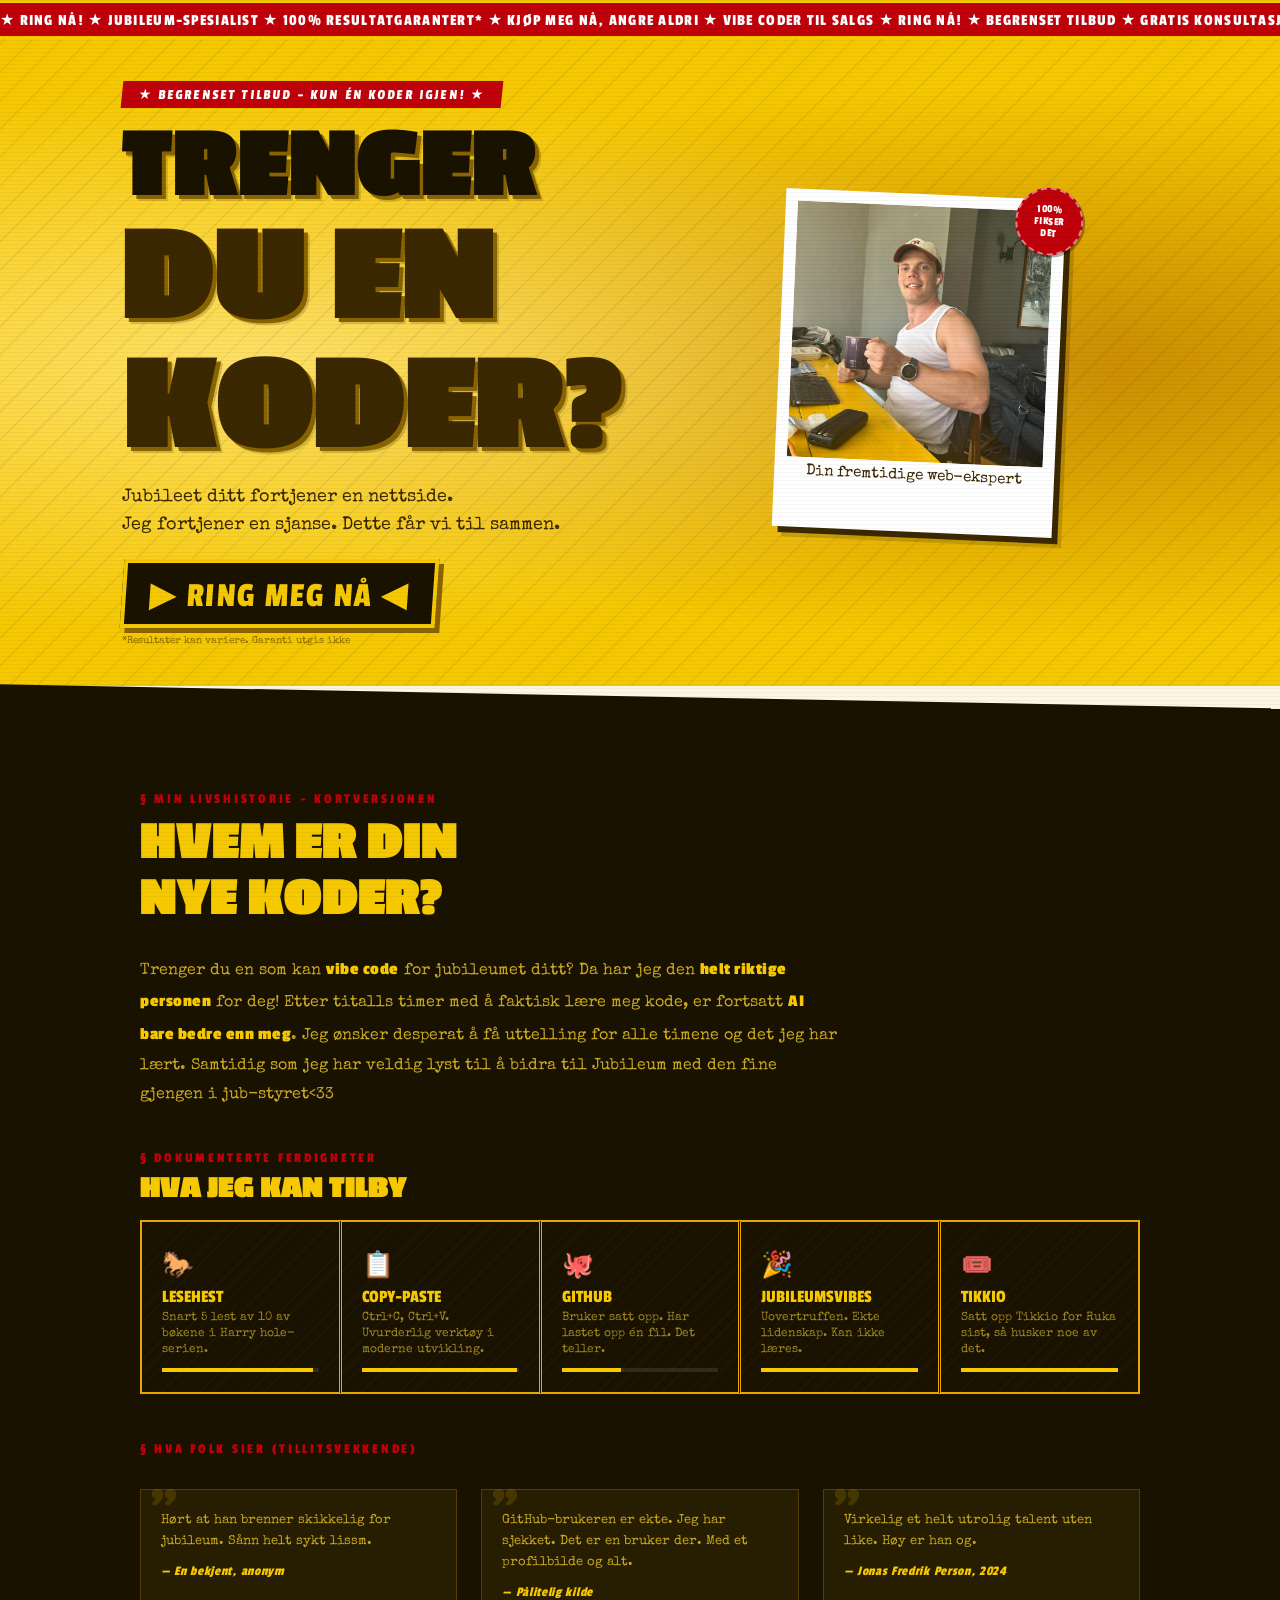
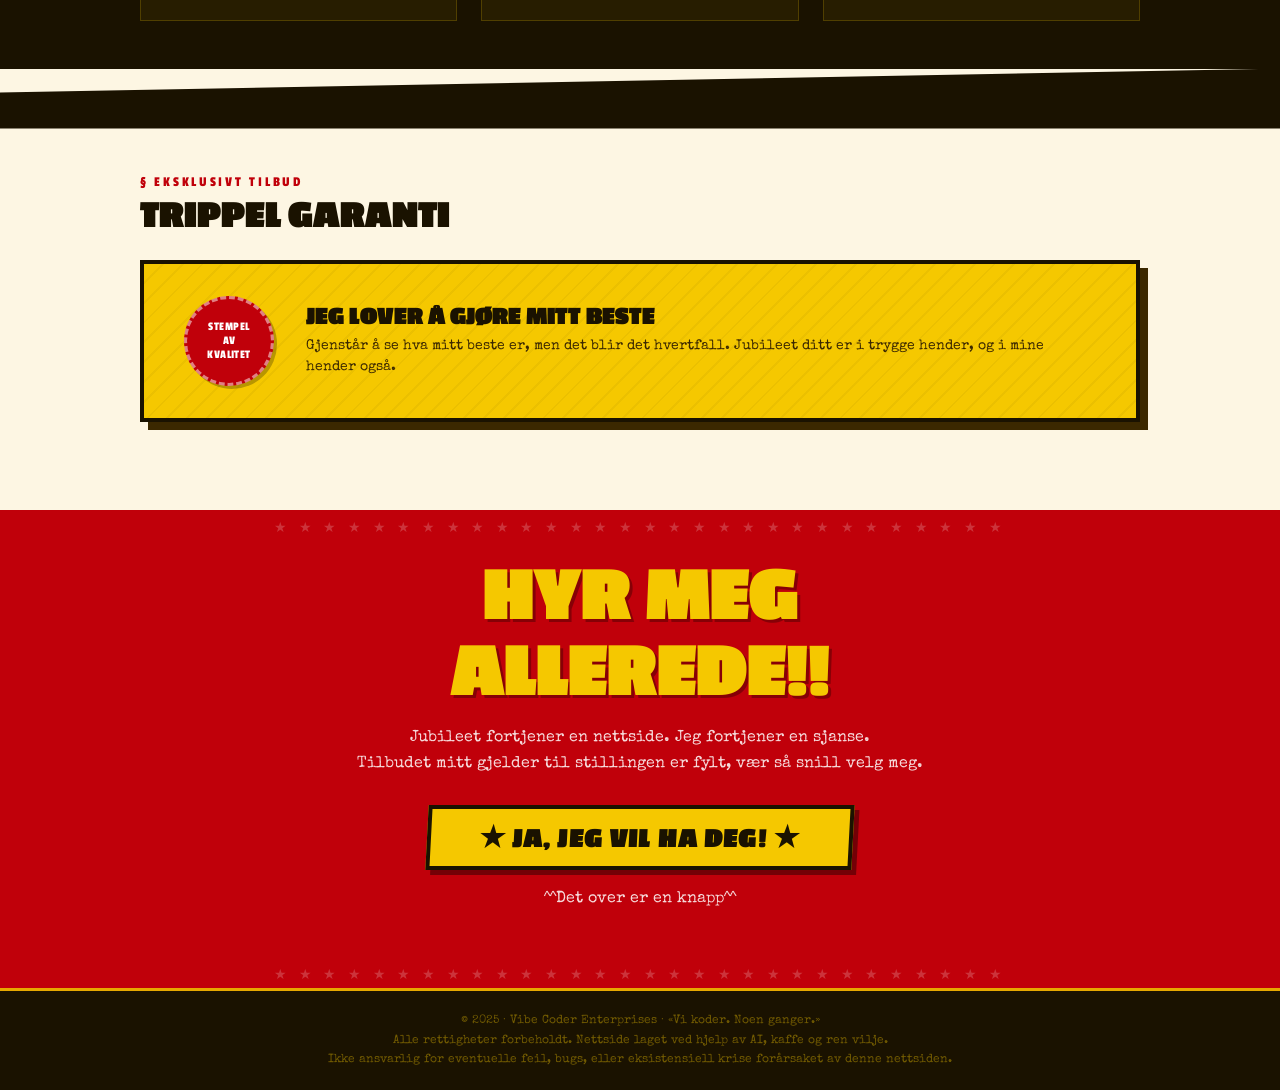
<file: application.html>
<!DOCTYPE html>
<html lang="no">
<head>
  <meta charset="UTF-8"/>
  <meta name="viewport" content="width=device-width, initial-scale=1.0"/>
  <title>RING NÅ! – Vibe Coder til Jubileet</title>
  <link href="https://fonts.googleapis.com/css2?family=Passion+One:wght@400;700;900&family=Oswald:wght@400;500;700&family=Special+Elite&display=swap" rel="stylesheet"/>
  <style>
    :root {
      --gold: #f5c800;
      --gold2: #e6a800;
      --dark: #1a1200;
      --red: #c0000a;
      --cream: #fdf6e3;
      --brown: #3b2800;
      --shadow: #8b6400;
    }

    *, *::before, *::after { box-sizing: border-box; margin: 0; padding: 0; }
    html { scroll-behavior: smooth; }

    body {
      font-family: 'Oswald', sans-serif;
      background: var(--cream);
      color: var(--dark);
      overflow-x: hidden;
    }

    /* SCANLINES */
    body::after {
      content: '';
      position: fixed; inset: 0;
      background: repeating-linear-gradient(0deg, transparent, transparent 3px, rgba(0,0,0,0.04) 3px, rgba(0,0,0,0.04) 4px);
      pointer-events: none;
      z-index: 9998;
    }

    /* TICKER */
    .ticker-wrap {
      background: var(--red);
      color: white;
      padding: 0.45rem 0;
      overflow: hidden;
      white-space: nowrap;
      font-family: 'Passion One', cursive;
      font-size: 1rem;
      letter-spacing: 0.08em;
      border-top: 3px solid var(--gold);
      border-bottom: 3px solid var(--gold);
    }
    .ticker-inner { display: inline-block; animation: ticker 20s linear infinite; }
    @keyframes ticker { from { transform: translateX(100vw); } to { transform: translateX(-100%); } }

    /* HERO */
    .hero {
      background: var(--gold);
      background-image: radial-gradient(ellipse at 20% 50%, #ffe066 0%, transparent 60%), radial-gradient(ellipse at 80% 50%, #c88800 0%, transparent 60%);
      position: relative;
      overflow: hidden;
    }
    .hero::before {
      content: '';
      position: absolute; inset: 0;
      background: repeating-linear-gradient(-45deg, transparent, transparent 18px, rgba(0,0,0,0.05) 18px, rgba(0,0,0,0.05) 20px);
    }
    .hero-inner {
      position: relative; z-index: 1;
      max-width: 1100px; margin: 0 auto;
      padding: 2.5rem 2rem;
      display: grid;
      grid-template-columns: 1.1fr 1fr;
      gap: 2rem;
      align-items: center;
    }
    @media (max-width: 680px) { .hero-inner { grid-template-columns: 1fr; } }

    .hero-eyebrow {
      display: inline-block;
      background: var(--red);
      color: white;
      font-family: 'Passion One', cursive;
      font-size: 0.9rem;
      letter-spacing: 0.15em;
      text-transform: uppercase;
      padding: 0.3rem 1rem;
      transform: skewX(-6deg);
      margin-bottom: 0.75rem;
    }
    .hero-title {
      font-family: 'Passion One', cursive;
      font-size: clamp(3rem, 9vw, 6.5rem);
      font-weight: 900;
      line-height: 0.9;
      color: var(--dark);
      text-transform: uppercase;
      text-shadow: 4px 4px 0 var(--shadow), 6px 6px 0 rgba(0,0,0,0.15);
      margin-bottom: 0.5rem;
    }
    .hero-title .big { font-size: clamp(4rem, 12vw, 9rem); display: block; color: var(--brown); }
    .hero-subtitle {
      font-family: 'Special Elite', cursive;
      font-size: 1.15rem; color: var(--brown);
      margin: 0.75rem 0 1.25rem; line-height: 1.5;
    }
    .hero-tel {
      display: inline-block;
      background: var(--dark); color: var(--gold);
      font-family: 'Passion One', cursive;
      font-size: 2.2rem;
      letter-spacing: 0.04em;
      padding: 0.6rem 1.5rem;
      border: 4px solid var(--gold);
      transform: skewX(-4deg);
      box-shadow: 5px 5px 0 var(--shadow);
      animation: pulse-border 1.2s ease-in-out infinite alternate;
    }
    @keyframes pulse-border {
      from { box-shadow: 5px 5px 0 var(--shadow); }
      to   { box-shadow: 5px 5px 0 var(--shadow), 0 0 20px var(--gold); }
    }
    .hero-disclaimer { font-size: 0.62rem; color: var(--brown); opacity: 0.6; margin-top: 0.5rem; font-family: 'Special Elite', cursive; }

    /* PHOTO */
    .photo-polaroid {
      background: white;
      padding: 12px 12px 48px;
      box-shadow: 6px 6px 0 var(--brown), 10px 10px 0 rgba(0,0,0,0.15);
      transform: rotate(2.5deg);
      transition: transform 0.2s;
      cursor: pointer;
      max-width: 280px; margin: 0 auto;
      position: relative;
    }
    .photo-polaroid:hover { transform: rotate(0deg) scale(1.03); }
    .photo-polaroid-img {
      width: 100%; aspect-ratio: 1;
      background: #f0e8d0;
      display: flex; align-items: center; justify-content: center; flex-direction: column; gap: 0.5rem;
      overflow: hidden;
    }
    .photo-polaroid-img img { width: 100%; height: 100%; object-fit: cover; display: none; }
    .photo-placeholder-text { text-align: center; font-family: 'Special Elite', cursive; font-size: 0.8rem; color: #888; padding: 1rem; }
    .photo-placeholder-text .big-emoji { font-size: 2.5rem; display: block; margin-bottom: 0.4rem; }
    .photo-caption { font-family: 'Special Elite', cursive; font-size: 0.95rem; color: var(--brown); text-align: center; padding-top: 6px; }
    .stamp {
      position: absolute; top: -12px; right: -18px;
      background: var(--red); color: white;
      font-family: 'Passion One', cursive; font-size: 0.7rem;
      letter-spacing: 0.05em; text-transform: uppercase;
      padding: 0.5rem 0.6rem; border-radius: 50%;
      width: 68px; height: 68px;
      display: flex; align-items: center; justify-content: center;
      text-align: center; line-height: 1.1;
      border: 2px dashed rgba(255,255,255,0.5);
      animation: spin-slow 12s linear infinite;
      box-shadow: 2px 2px 0 rgba(0,0,0,0.3);
    }
    @keyframes spin-slow { from { transform: rotate(0deg); } to { transform: rotate(360deg); } }
    #fileInput { display: none; }

    /* DIVIDERS */
    .slant { height: 60px; background: var(--dark); clip-path: polygon(0 0, 100% 40%, 100% 100%, 0 100%); margin-top: -2px; }
    .slant-up { height: 60px; background: var(--dark); clip-path: polygon(0 40%, 100% 0, 100% 100%, 0 100%); margin-bottom: -2px; }

    /* DARK SECTION */
    .dark-section { background: var(--dark); padding: 3rem 2rem; color: var(--gold); }
    .dark-section-inner { max-width: 1000px; margin: 0 auto; }
    .section-label { font-family: 'Passion One', cursive; font-size: 0.85rem; letter-spacing: 0.2em; text-transform: uppercase; color: var(--red); margin-bottom: 0.4rem; }
    .section-title { font-family: 'Passion One', cursive; font-size: clamp(2rem, 5vw, 3.5rem); font-weight: 900; line-height: 1; margin-bottom: 1.75rem; text-transform: uppercase; }

    .about-text { font-family: 'Special Elite', cursive; font-size: 1rem; line-height: 1.85; color: #c8a820; max-width: 700px; margin-bottom: 2rem; }
    .about-text strong { font-family: 'Passion One', cursive; font-size: 1.05em; color: var(--gold); letter-spacing: 0.03em; }

    /* SKILLS */
    .skills-grid { display: grid; grid-template-columns: repeat(auto-fit, minmax(180px, 1fr)); gap: 1px; border: 1px solid var(--gold2); }
    .skill-item {
      padding: 1.25rem; border: 1px solid var(--gold2);
      position: relative; overflow: hidden; transition: background 0.2s;
    }
    .skill-item:hover { background: rgba(245,200,0,0.08); }
    .skill-item::before {
      content: ''; position: absolute; inset: 0;
      background: repeating-linear-gradient(-45deg, transparent, transparent 8px, rgba(245,200,0,0.03) 8px, rgba(245,200,0,0.03) 9px);
    }
    .skill-icon { font-size: 1.6rem; margin-bottom: 0.4rem; }
    .skill-name { font-family: 'Passion One', cursive; font-size: 1.1rem; color: var(--gold); text-transform: uppercase; }
    .skill-desc { font-family: 'Special Elite', cursive; font-size: 0.72rem; color: #a08820; margin-top: 0.2rem; line-height: 1.4; }
    .skill-meter { margin-top: 0.6rem; height: 4px; background: rgba(255,255,255,0.1); }
    .skill-meter-fill { height: 100%; background: var(--gold); }

    /* TESTIMONIALS */
    .testimonials { display: grid; grid-template-columns: repeat(auto-fit, minmax(240px, 1fr)); gap: 1.5rem; margin-top: 2rem; }
    .testimonial { background: rgba(245,200,0,0.06); border: 1px solid rgba(245,200,0,0.2); padding: 1.25rem; position: relative; }
    .testimonial::before { content: '"'; font-family: 'Passion One', cursive; font-size: 4rem; color: var(--gold); opacity: 0.15; position: absolute; top: -10px; left: 8px; line-height: 1; }
    .testimonial p { font-family: 'Special Elite', cursive; font-size: 0.82rem; color: #c8a820; line-height: 1.6; }
    .testimonial cite { display: block; margin-top: 0.75rem; font-family: 'Passion One', cursive; font-size: 0.85rem; color: var(--gold); letter-spacing: 0.05em; }

    /* CREAM SECTION */
    .cream-section { background: var(--cream); padding: 3rem 2rem; }
    .cream-section-inner { max-width: 1000px; margin: 0 auto; }

    .guarantee-box {
      display: flex; gap: 2rem; align-items: center;
      background: var(--gold); padding: 2rem 2.5rem;
      border: 4px solid var(--dark); box-shadow: 8px 8px 0 var(--brown);
      margin-bottom: 2.5rem; position: relative; overflow: hidden;
    }
    .guarantee-box::before {
      content: ''; position: absolute; inset: 0;
      background: repeating-linear-gradient(-45deg, transparent, transparent 12px, rgba(0,0,0,0.04) 12px, rgba(0,0,0,0.04) 14px);
    }
    .guarantee-seal {
      flex-shrink: 0; width: 90px; height: 90px;
      background: var(--red); border-radius: 50%;
      display: flex; align-items: center; justify-content: center;
      text-align: center; font-family: 'Passion One', cursive;
      font-size: 0.75rem; color: white; line-height: 1.15;
      text-transform: uppercase; letter-spacing: 0.04em;
      border: 3px dashed rgba(255,255,255,0.5);
      box-shadow: 3px 3px 0 rgba(0,0,0,0.25); z-index: 1;
    }
    .guarantee-text { z-index: 1; }
    .guarantee-text h3 { font-family: 'Passion One', cursive; font-size: 1.6rem; font-weight: 900; color: var(--dark); text-transform: uppercase; margin-bottom: 0.3rem; }
    .guarantee-text p { font-family: 'Special Elite', cursive; font-size: 0.85rem; color: var(--brown); line-height: 1.6; }

    /* CTA */
    .cta-banner { background: var(--red); padding: 3rem 2rem; text-align: center; position: relative; overflow: hidden; }
    .cta-banner::before { content: '★ ★ ★ ★ ★ ★ ★ ★ ★ ★ ★ ★ ★ ★ ★ ★ ★ ★ ★ ★ ★ ★ ★ ★ ★ ★ ★ ★ ★ ★'; position: absolute; top: 0; left: 0; right: 0; font-size: 0.9rem; color: rgba(255,255,255,0.2); letter-spacing: 0.3em; padding: 0.3rem 0; overflow: hidden; white-space: nowrap; }
    .cta-banner::after { content: '★ ★ ★ ★ ★ ★ ★ ★ ★ ★ ★ ★ ★ ★ ★ ★ ★ ★ ★ ★ ★ ★ ★ ★ ★ ★ ★ ★ ★ ★'; position: absolute; bottom: 0; left: 0; right: 0; font-size: 0.9rem; color: rgba(255,255,255,0.2); letter-spacing: 0.3em; padding: 0.3rem 0; overflow: hidden; white-space: nowrap; }
    .cta-inner { max-width: 700px; margin: 0 auto; }
    .cta-banner h2 { font-family: 'Passion One', cursive; font-size: clamp(2.5rem, 7vw, 5rem); font-weight: 900; color: var(--gold); text-transform: uppercase; text-shadow: 3px 3px 0 rgba(0,0,0,0.3); line-height: 0.95; margin-bottom: 1rem; }
    .cta-banner p { font-family: 'Special Elite', cursive; color: rgba(255,255,255,0.85); font-size: 1rem; margin-bottom: 1.75rem; line-height: 1.6; }
    .cta-big-btn {
      display: inline-block; background: var(--gold); color: var(--dark);
      font-family: 'Passion One', cursive; font-size: 1.8rem; font-weight: 900;
      text-transform: uppercase; padding: 0.7rem 3rem;
      border: 4px solid var(--dark); box-shadow: 5px 5px 0 rgba(0,0,0,0.4);
      letter-spacing: 0.04em; cursor: pointer;
      transition: transform 0.1s, box-shadow 0.1s;
      transform: skewX(-3deg);
    }
    .cta-big-btn:hover { transform: skewX(-3deg) translateY(-3px); box-shadow: 5px 8px 0 rgba(0,0,0,0.4); }
    .cta-big-btn:active { transform: skewX(-3deg) translateY(2px); box-shadow: 2px 2px 0 rgba(0,0,0,0.4); }
    .fine-print { font-size: 0.58rem; color: rgba(255,255,255,0.4); margin-top: 1rem; font-family: 'Special Elite', cursive; line-height: 1.5; }

    .blink { animation: blink 0.9s step-end infinite; }
    @keyframes blink { 0%,100% { opacity: 1; } 50% { opacity: 0; } }

    footer { background: var(--dark); color: rgba(245,200,0,0.4); text-align: center; padding: 1.25rem 1rem; font-family: 'Special Elite', cursive; font-size: 0.72rem; line-height: 1.7; border-top: 3px solid var(--gold2); }

    /* MODAL */
    .modal-overlay { display: none; position: fixed; inset: 0; background: rgba(0,0,0,0.7); z-index: 500; align-items: center; justify-content: center; }
    .modal-overlay.open { display: flex; }
    .modal-box { background: var(--gold); border: 4px solid var(--dark); box-shadow: 10px 10px 0 var(--brown); padding: 2.5rem; max-width: 440px; width: 90%; text-align: center; animation: modal-pop 0.3s cubic-bezier(0.34, 1.56, 0.64, 1) both; }
    @keyframes modal-pop { from { transform: scale(0.7); opacity: 0; } to { transform: scale(1); opacity: 1; } }
    .modal-box h3 { font-family: 'Passion One', cursive; font-size: 2rem; color: var(--dark); text-transform: uppercase; margin-bottom: 0.5rem; }
    .modal-box p { font-family: 'Special Elite', cursive; color: var(--brown); font-size: 0.9rem; line-height: 1.6; margin-bottom: 1.25rem; }
    .modal-close { background: var(--dark); color: var(--gold); font-family: 'Passion One', cursive; font-size: 1.1rem; padding: 0.5rem 2rem; border: none; cursor: pointer; text-transform: uppercase; letter-spacing: 0.08em; }
    .modal-close:hover { background: var(--red); }
    .modal-image {width: 100%; max-width: 300px; height: auto; display: block; margin: 0 auto 1rem;}
  </style>
</head>
<body>

  <div class="ticker-wrap">
    <span class="ticker-inner">
      ★ RING NÅ! ★ JUBILEUM-SPESIALIST ★ 100% RESULTATGARANTERT* ★ KJØP MEG NÅ, ANGRE ALDRI ★ VIBE CODER TIL SALGS ★ RING NÅ! ★ BEGRENSET TILBUD ★ GRATIS KONSULTASJON ★ RING! ★ SPØRRE CHAT ER EN FERDIGHET ★ GITHUB-BRUKER SATT OPP ★ DET ER NOK ★ RING NÅ! ★
    </span>
  </div>

  <section class="hero">
    <div class="hero-inner">
      <div class="hero-text">
        <div class="hero-eyebrow">★ Begrenset tilbud – kun én koder igjen! ★</div>
        <h1 class="hero-title">
          TRENGER
          <span class="big">DU EN<br/>KODER?</span>
        </h1>
        <p class="hero-subtitle">
          Jubileet ditt fortjener en nettside.<br/>
          Jeg fortjener en sjanse. Dette får vi til sammen.
        </p>
        <div class="hero-tel"><span class="blink">▶</span>&nbsp;RING MEG NÅ&nbsp;◀</div>
        <p class="hero-disclaimer">*Resultater kan variere. Garanti utgis ikke</p>
      </div>

      <div>
        <div class="photo-polaroid">
          <div class="photo-polaroid-img" id="photoArea">
            <img id="profileImg" src="images/image3.jpg" alt="Bilde av søkeren" style="display:block;"/> 
          </div>
          <div class="photo-caption">Din fremtidige web-ekspert</div>
          <div class="stamp">100%<br/>Fikser<br/>det</div>
        </div>
        <input type="file" id="fileInput" accept="image/*" onchange="loadImage(event)"/>
      </div>
    </div>
  </section>

  <div class="slant"></div>

  <section class="dark-section">
    <div class="dark-section-inner">
      <div class="section-label">§ Min livshistorie – kortversjonen</div>
      <h2 class="section-title">Hvem er din<br/>nye koder?</h2>
      <p class="about-text">
        Trenger du en som kan <strong>vibe code</strong> for jubileumet ditt?
        Da har jeg den <strong>helt riktige personen</strong> for deg!
        Etter titalls timer med å faktisk lære meg kode, er fortsatt
        <strong>AI bare bedre enn meg</strong>. Jeg ønsker desperat å få uttelling for alle timene og det jeg har lært. Samtidig som jeg har veldig lyst til å bidra til Jubileum med den fine gjengen i jub-styret<33 
      </p>

      <div class="section-label" style="margin-top:2.5rem;">§ Dokumenterte ferdigheter</div>
      <h2 class="section-title" style="font-size:2rem; margin-bottom:1rem;">Hva jeg kan tilby</h2>

      <div class="skills-grid">
        <div class="skill-item">
          <div class="skill-icon">🐎</div>
          <div class="skill-name">Lesehest</div>
          <div class="skill-desc">Snart 5 lest av 10 av bøkene i Harry hole-serien.</div>
          <div class="skill-meter"><div class="skill-meter-fill" style="width:96%"></div></div>
        </div>
        <div class="skill-item">
          <div class="skill-icon">📋</div>
          <div class="skill-name">Copy-paste</div>
          <div class="skill-desc">Ctrl+C, Ctrl+V. Uvurderlig verktøy i moderne utvikling.</div>
          <div class="skill-meter"><div class="skill-meter-fill" style="width:99%"></div></div>
        </div>
        <div class="skill-item">
          <div class="skill-icon">🐙</div>
          <div class="skill-name">GitHub</div>
          <div class="skill-desc">Bruker satt opp. Har lastet opp én fil. Det teller.</div>
          <div class="skill-meter"><div class="skill-meter-fill" style="width:38%"></div></div>
        </div>
        <div class="skill-item">
          <div class="skill-icon">🎉</div>
          <div class="skill-name">Jubileumsvibes</div>
          <div class="skill-desc">Uovertruffen. Ekte lidenskap. Kan ikke læres.</div>
          <div class="skill-meter"><div class="skill-meter-fill" style="width:100%"></div></div>
        </div>
        <div class="skill-item">
          <div class="skill-icon">🎟️</div>
          <div class="skill-name">Tikkio</div>
          <div class="skill-desc">Satt opp Tikkio for Ruka sist, så husker noe av det.</div>
          <div class="skill-meter"><div class="skill-meter-fill" style="width:100%"></div></div>
        </div>
      </div>

      <div class="section-label" style="margin-top:3rem;">§ Hva folk sier (tillitsvekkende)</div>
      <div class="testimonials">
        <div class="testimonial">
          <p>Hørt at han brenner skikkelig for jubileum. Sånn helt sykt lissm.</p>
          <cite>— En bekjent, anonym</cite>
        </div>
        <div class="testimonial">
          <p>GitHub-brukeren er ekte. Jeg har sjekket. Det er en bruker der. Med et profilbilde og alt.</p>
          <cite>— Pålitelig kilde</cite>
        </div>
        <div class="testimonial">
          <p>Virkelig et helt utrolig talent uten like. Høy er han og.</p>
          <cite>— Jonas Fredrik Person, 2024</cite>
        </div>
      </div>
    </div>
  </section>

  <div class="slant-up"></div>

  <section class="cream-section">
    <div class="cream-section-inner">
      <div class="section-label" style="color:var(--red);">§ Eksklusivt tilbud</div>
      <h2 class="section-title" style="font-size:2.5rem; color:var(--dark); margin-bottom:1.5rem;">
        Trippel garanti<br/><span style="color:var(--red);"></span>
      </h2>
      <div class="guarantee-box">
        <div class="guarantee-seal">Stempel<br/>av<br/>kvalitet</div>
        <div class="guarantee-text">
          <h3>Jeg lover å gjøre mitt beste</h3>
          <p>Gjenstår å se hva mitt beste er, men det blir det hvertfall. Jubileet ditt er i trygge hender, og i mine hender også.</p>
        </div>
      </div>
    </div>
  </section>

  <section class="cta-banner">
    <div class="cta-inner">
      <h2>Hyr meg<br/>allerede!!</h2>
      <p>
        Jubileet fortjener en nettside. Jeg fortjener en sjanse.<br/>
        Tilbudet mitt gjelder til stillingen er fylt, vær så snill velg meg.
      </p>
      <button class="cta-big-btn" onclick="document.getElementById('modal').classList.add('open')">
        ★ JA, JEG VIL HA DEG! ★
      </button>
      <p class="fine-print">
        ^^Det over er en knapp^^
      </p>
    </div>
  </section>

  <footer>
    © 2025 · Vibe Coder Enterprises · «Vi koder. Noen ganger.»<br/>
    Alle rettigheter forbeholdt. Nettside laget ved hjelp av AI, kaffe og ren vilje.<br/>
    Ikke ansvarlig for eventuelle feil, bugs, eller eksistensiell krise forårsaket av denne nettsiden.
  </footer>

  <div class="modal-overlay" id="modal" onclick="if(event.target===this) this.classList.remove('open')">
    <div class="modal-box">
      <img src="images/image2.jpg" alt="Feiring!" class="modal-image">
      <p style="font-family: 'Special Elite', cursive; font-size: 0.8rem;">
        Jubileet er reddet.
      </p>
      <button class="modal-close" onclick="document.getElementById('modal').classList.remove('open')">
        Lukk
      </button>
    </div>
  </div>

  <script>
    function loadImage(event) {
      const file = event.target.files[0];
      if (!file) return;
      const reader = new FileReader();
      reader.onload = function(e) {
        const img = document.getElementById('profileImg');
        img.src = e.target.result;
        img.style.display = 'block';
        document.getElementById('placeholder').style.display = 'none';
      };
      reader.readAsDataURL(file);
    }
  </script>
</body>
</html>
</file>
